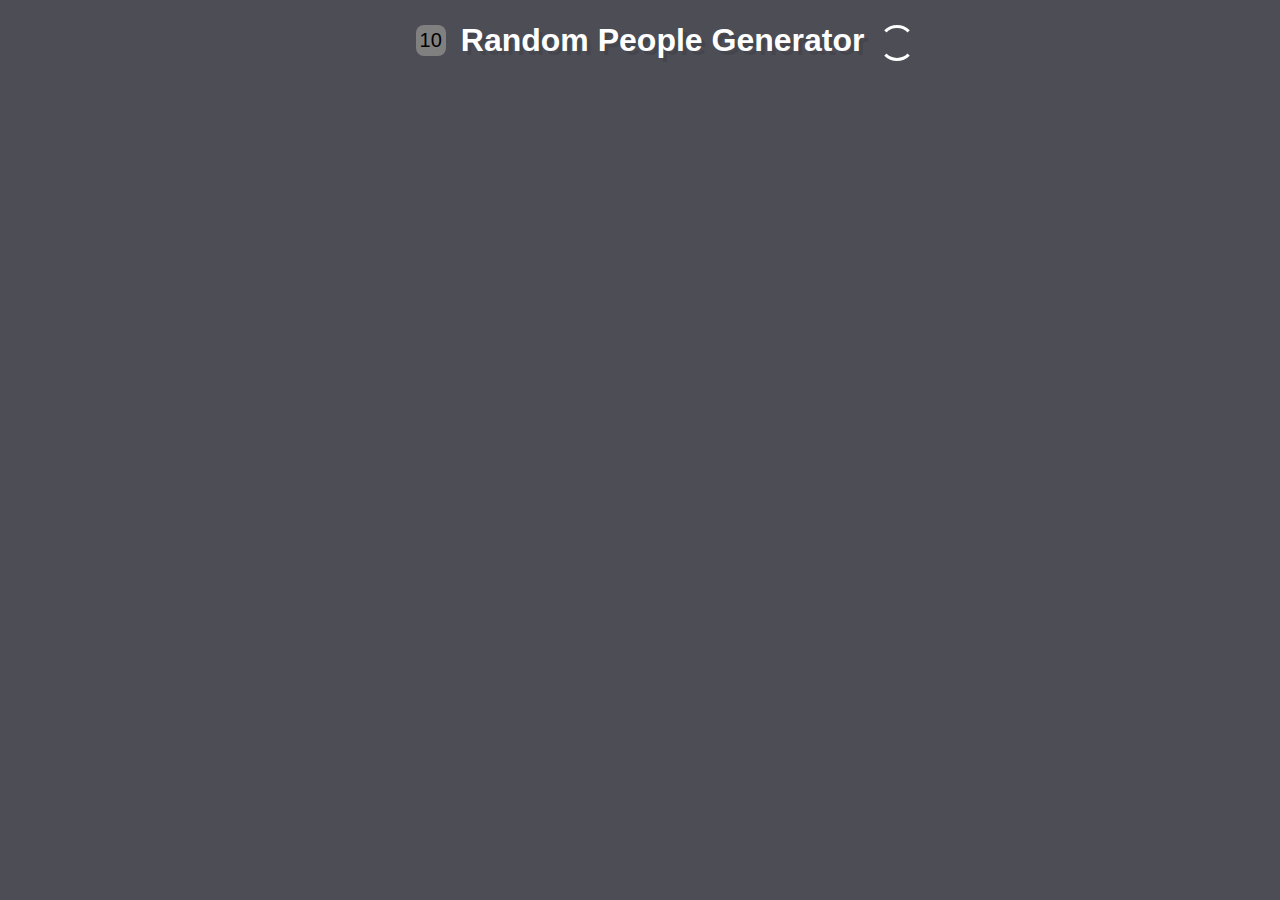
<file: browser-resources/index.html>
<!DOCTYPE html>
<html>

<head>
	<meta charset="UTF-8">
	<meta name="viewport" content="width=device-width, initial-scale=1">
	<title>Handling the Browser's Resources</title>
	<link rel="stylesheet" href="index.css" />
</head>

<body>
	<div class="wrapper">
		<div class="heading">
			<div class="value-container">
				<i class="up"></i>
				<span class="words">10</span>
				<i class="down"></i>
			</div>
			<h1>Random People Generator</h1>
			<div class="cssload-container">
				<div class="cssload-speeding-wheel"></div>
			</div>
		</div>
		<div class="user-list">
		</div>
	</div>
</body>
<script defer src="index.js"></script>

</html>
</file>
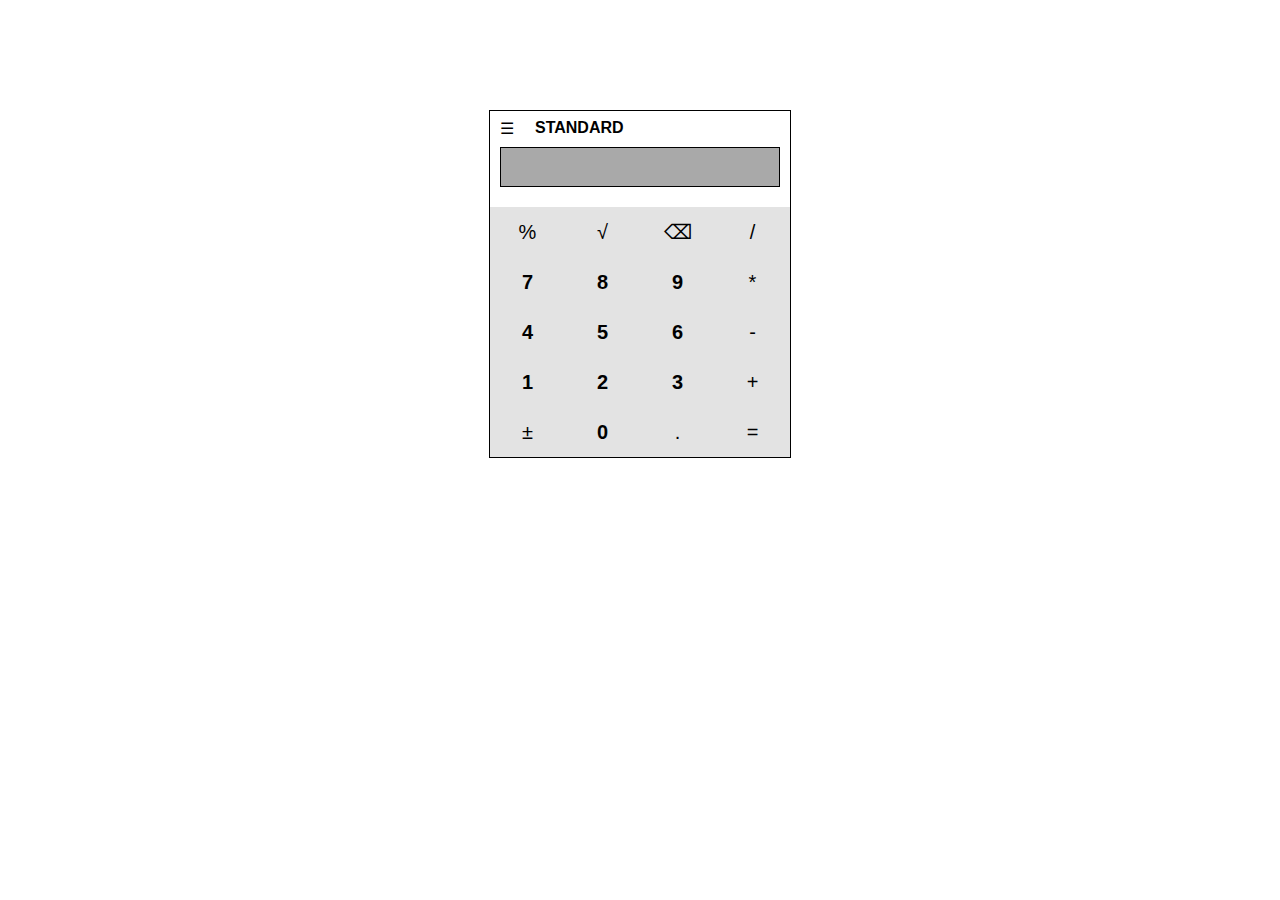
<file: calculator/index.html>
<!DOCTYPE html>
<html lang="en">

<head>
  <meta charset="UTF-8">
  <meta name="viewport" content="width=device-width, initial-scale=1">
  <title>Calculator</title>
  <link rel="stylesheet" href="style.css">
  <link href="https://fonts.googleapis.com/css?family=Lato|Orbitron" rel="stylesheet">
  <script src="https://ajax.googleapis.com/ajax/libs/jquery/3.2.1/jquery.min.js"></script>
</head>

<body>
  <main class="main-container">
    <div class="header">
      <div id="menu" class="menu">☰</div>
      <div id="title" class="title bold-text"></div>
    </div>
    <div class="display">
      <div id="input" class="input"></div>
    </div>
    <div class="controls">
      <div id="advanced" class="advanced hide">
        <div class="row">
          <button class="btn memory-btn disabled-btn" id="memory-clear" value="MC">MC</button>
          <button class="btn memory-btn disabled-btn" id="memory-recall" value="MR">MR</button>
          <button class="btn memory-btn" id="memory-addition" value="M+">M+</button>
          <button class="btn memory-btn" id="memory-subtraction" value="M-">M-</button>
          <button class="btn memory-btn" id="memory-save" value="MS">MS</button>
        </div>
        <div class="row">
          <button class="btn btn-width-2x" id="clear" value="C">C</button>
          <button class="btn btn-width-2x" id="clear-entry" value="CE">CE</button>
        </div>
      </div>
      <div class="row">
        <button class="btn" id="percent" value="%">%</button>
        <button class="btn" id="sqrt" value="√">√</button>
        <button class="btn" id="delete" value="Delete">⌫</button>
        <button class="btn  operator-btn" value="/">/</button>
      </div>
      <div class="row">
        <button class="btn numeric-btn bold-text" value="7">7</button>
        <button class="btn numeric-btn bold-text" value="8">8</button>
        <button class="btn numeric-btn bold-text" value="9">9</button>
        <button class="btn  operator-btn" value="*">*</button>
      </div>
      <div class="row">
        <button class="btn numeric-btn bold-text" value="4">4</button>
        <button class="btn numeric-btn bold-text" value="5">5</button>
        <button class="btn numeric-btn bold-text" value="6">6</button>
        <button class="btn operator-btn" value="-">-</button>
      </div>
      <div class="row">
        <button class="btn numeric-btn bold-text" value="1">1</button>
        <button class="btn numeric-btn bold-text" value="2">2</button>
        <button class="btn numeric-btn bold-text" value="3">3</button>
        <button class="btn  operator-btn" value="+">+</button>
      </div>
      <div class="row">
        <button class="btn" id="plus-minus" value="±">±</button>
        <button class="btn numeric-btn bold-text" value="0">0</button>
        <button class="btn numeric-btn" value=".">.</button>
        <button class="btn" id="return" value="Enter">=</button>
      </div>
    </div>
  </main>
</body>
<script src="main.js"></script>
<script src="helpers.js"></script>
<script src="utils.js"></script>

</html>
</file>
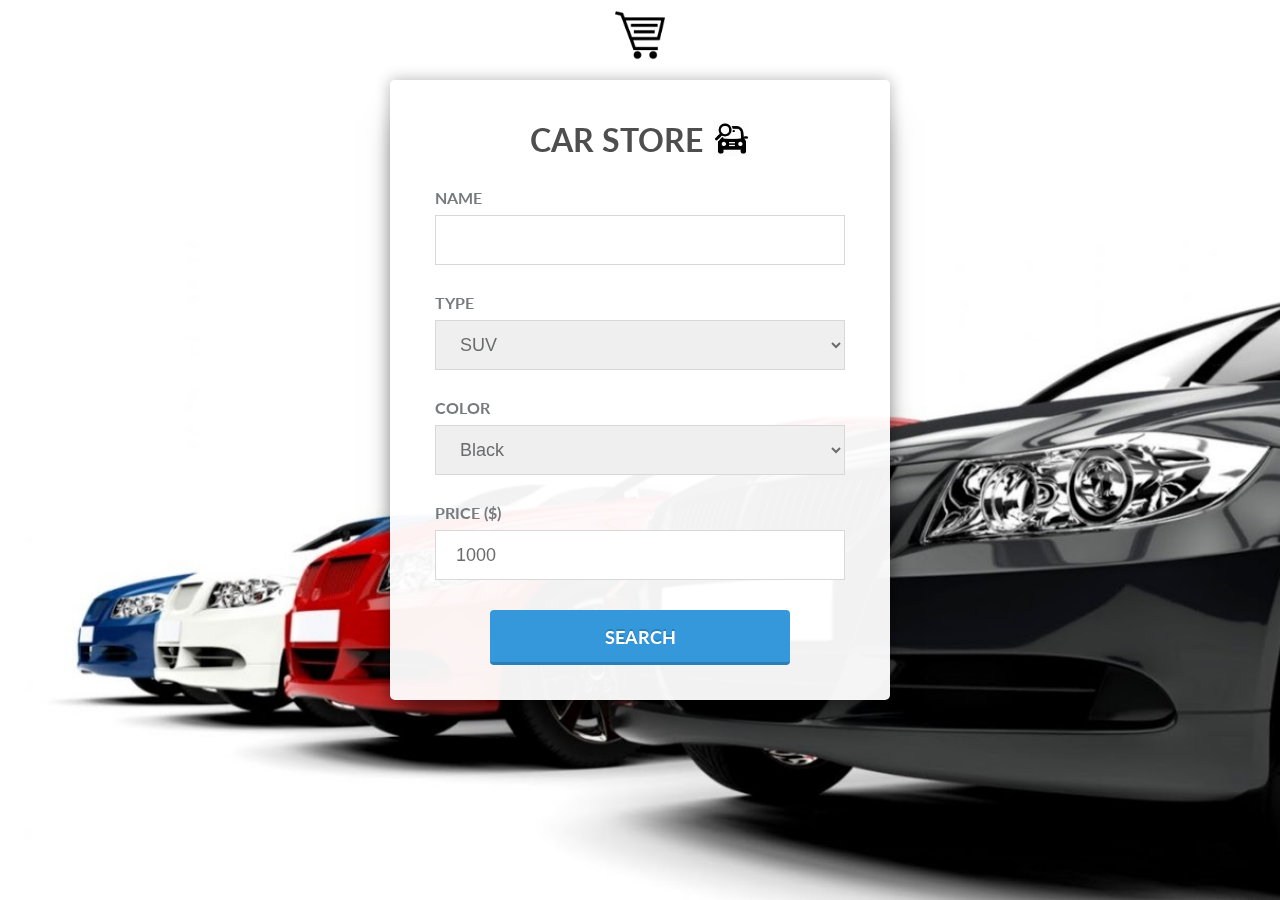
<file: car-store/index.html>
<!DOCTYPE html>
<html lang="en">

<head>
  <meta charset="UTF-8">
  <meta name="viewport" content="width=device-width, initial-scale=1">
  <title>Car Store</title>
  <link href="https://fonts.googleapis.com/css?family=Lato" rel="stylesheet">
  <link rel="stylesheet" href="style/index.css">
</head>

<body>
  <div class="flip-container">
    <img class="cart" src="img/cart.png">
    <div id="flipper" class="flipper">
      <div class="front">
        <div class="form-container">
          <div class="header">
            <h1 class="capitalize">Car Store </h1>
            <img src="img/car-search.png">
          </div>
          <div class="input-container">
            <label class="capitalize">Name</label>
            <input id="name" class="input" type="text">
          </div>
          <div class="input-container">
            <label class="capitalize">Type</label>
            <select id="type" class="input">
              <!-- dropdown options inserted with js -->
            </select>
          </div>
          <div class="input-container">
            <label class="capitalize">Color</label>
            <select id="color" class="input">
              <!-- dropdown options inserted with js -->
            </select>
          </div>
          <div class="input-container">
            <label class="capitalize">Price ($)</label>
            <input id="price" class="input" type="number" step="1000" value="1000">
          </div>
          <a href="#" id="submit" class="action-button shadow animate blue capitalize">Search</a>
          <div id="results-container" class="results-container hide">
            <!-- results are inserted with js -->
          </div>
          <a href="#" id="buy" class="action-button shadow animate blue capitalize hide">Buy</a>
        </div>
      </div>
      <div class="back">
        <div class="form-container">
          <div class="header">
            <h1 class="capitalize">Cars Bought </h1>
            <img class="" src="img/car-sell.png">
          </div>
          <div id="purchases-container" class="results-container">
            <!-- results are inserted with js -->
          </div>
        </div>
      </div>
    </div>
  </div>
  <script defer src="js/index.js"></script>
</body>
</file>
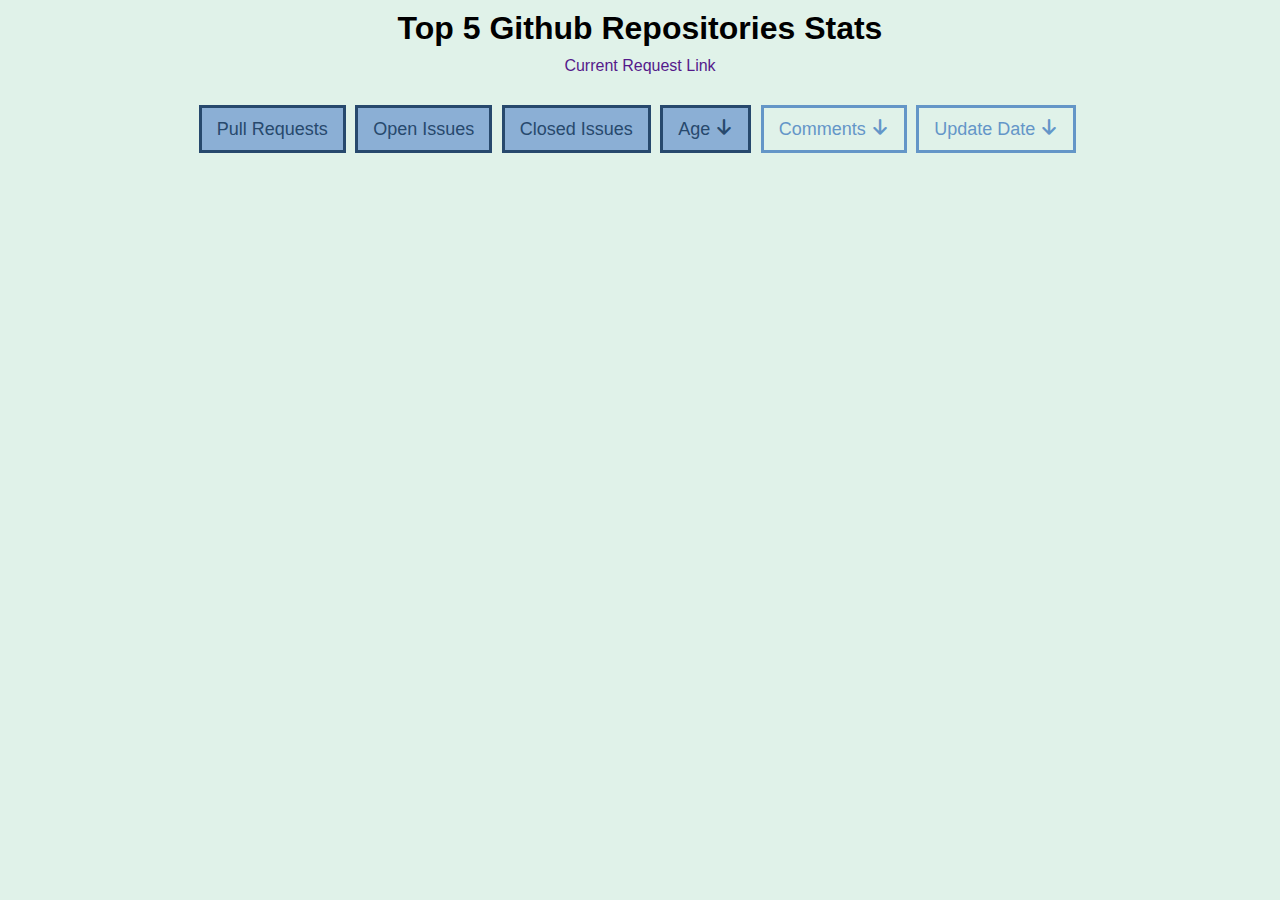
<file: github-issues/index.html>
<!DOCTYPE html>
<html lang="en">

<head>
	<meta charset="UTF-8">
	<meta name="viewport" content="width=device-width, initial-scale=1">
	<title>Infinite-Scroll</title>
	<link rel="stylesheet" href="style/index.css">
</head>

<body>
	<main class="main-container">
		<header class="header capitalize">
			<h1>Top 5 Github Repositories stats</h1>
			<a id="link" class="link" href="" target="_blank">Current request link</a>
		</header>
		<section id="repo-container" class="repo-container"></section>
		<section class="controls">
			<button id="pull-requests" class="btn capitalize">Pull requests</button>
			<button id="open-issues" class="btn capitalize">Open issues</button>
			<button id="closed-issues" class="btn capitalize">Closed issues</button>
			<button id="age" class="btn capitalize">Age <span class="icon-arrow down"></span></button>
			<button id="comments" class="btn capitalize">Comments <span class="icon-arrow down"></span></button>
			<button id="update" class="btn capitalize">Update date <span class="icon-arrow down"></span></button>
		</section>
		<section id="issue-container" class="issue-container">
		</section>
	</main>
	<script src="js/App.js"></script>
	<script src="js/Render.js"></script>
	<script src="js/Request.js"></script>
	<script src="js/Filter.js"></script>
	<script src="js/index.js"></script>
</body>
</file>
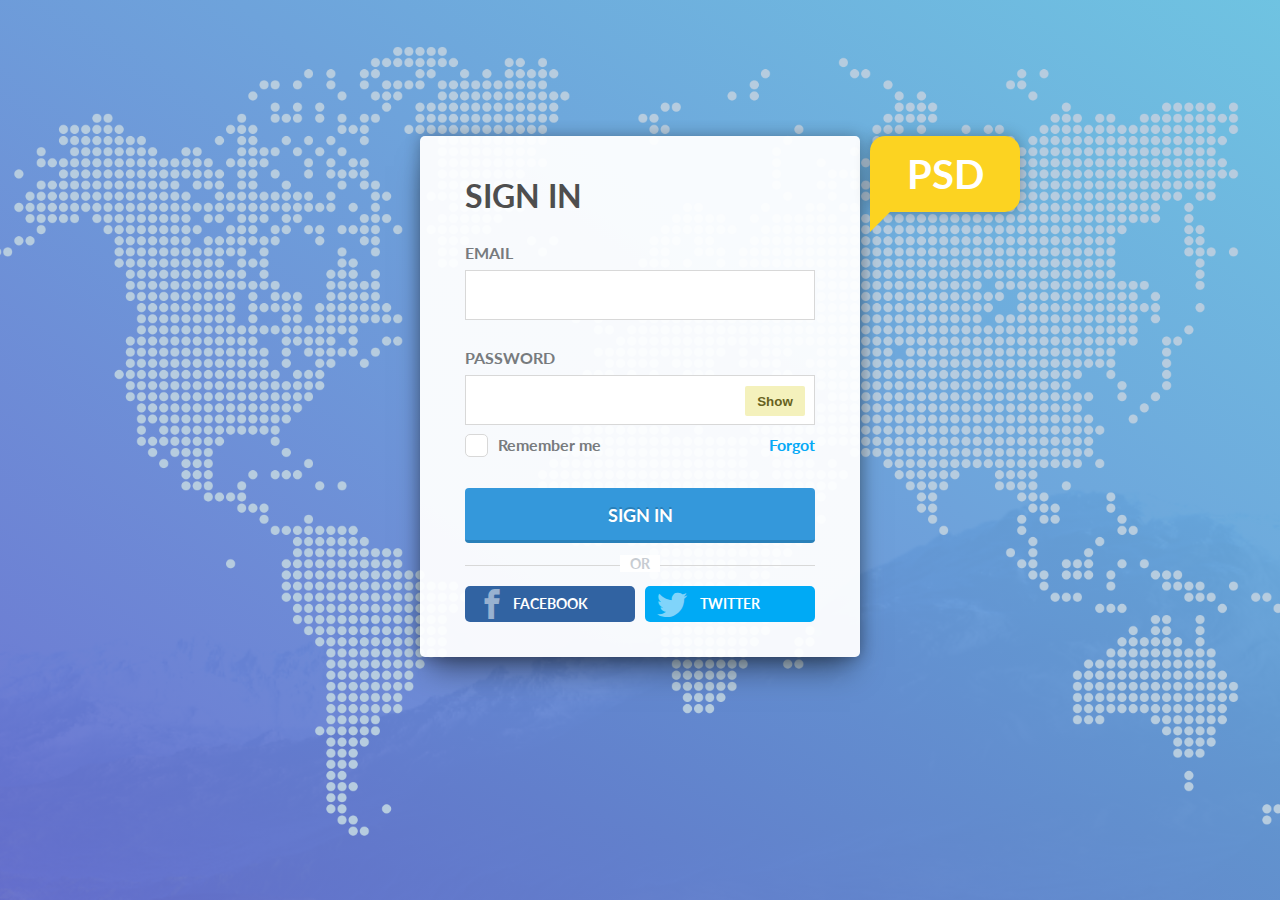
<file: login-panel/index.html>
<!DOCTYPE html>
<html lang="en">

<head>
  <meta charset="UTF-8">
  <meta name="viewport" content="width=device-width, initial-scale=1">
  <title>Login Panel</title>
  <link href="https://fonts.googleapis.com/css?family=Lato" rel="stylesheet">
  <link rel="stylesheet" href="style/index.css">
</head>

<body>
  <div class="form-container">
    <h1 class="capitalize">Sign in</h1>
    <div class="email-container">
      <label class="capitalize">Email</label>
      <input class="email" type="text">
    </div>
    <div class="password-container">
      <label class="capitalize">Password</label>
      <input class="password" type="password">
      <button class="show">Show</button>
    </div>
    <div class="login-actions-container">
      <input id="custom_checkbox" type="checkbox" name="custom_checkbox" class="custom_checkbox" value="custom_checkbox">
      <label for="custom_checkbox">Remember me</label>
      <a href="#" target="blank" class="forget">Forgot</a>
    </div>
    <a href="#" class="action-button shadow animate blue capitalize">Sign in</a>
    <h2 class="horizontal-line capitalize"><span>Or</span></h2>
    <div class="social-container">
      <a href="https://www.facebook.com/" target="blank" class="social-btn fb capitalize">
        <span class="icon icon-facebook"></span> Facebook
      </a>
      <a href="https://twitter.com/" target="blank" class="social-btn tw capitalize">
        <span class="icon icon-twitter"></span> Twitter
      </a>
    </div>
    <div class="talk-bubble tri-right round btm-left">
      <div class="talktext">
        <p>PSD</p>
      </div>
    </div>
  </div>
</body>
</file>
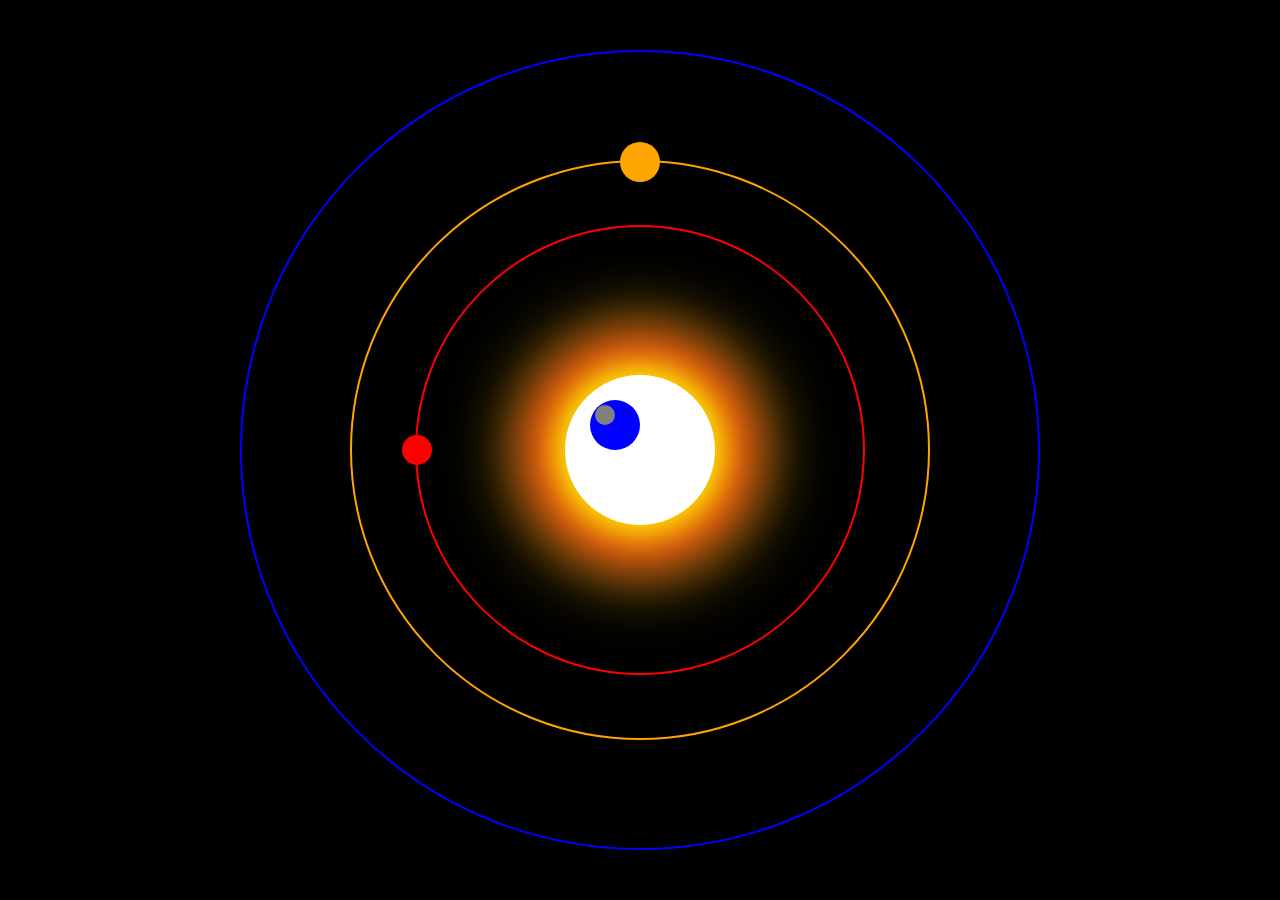
<file: planetary-model/index.html>
<!DOCTYPE html>
<html lang="en">

<head>
	<meta charset="UTF-8">
	<meta name="viewport" content="width=device-width, initial-scale=1">
	<title>Planetary System</title>
	<link href="https://fonts.googleapis.com/css?family=Lato" rel="stylesheet">
	<link rel="stylesheet" href="styles/index.css">
</head>

<body>
	<div class="model">
		<div class="stars background"></div>
		<div class="twinkling bottom position-absolute"></div>
		<div class="mercury-orbit middle round position-absolute"></div>
		<div class="venus-orbit middle round position-absolute"></div>
		<div class="earth-orbit middle round center"></div>
		<div class="round sun middle center">
			<div class="round center earth">
				<div class="round center moon"></div>
			</div>
		</div>
		<div class="comet position-absolute top"></div>
	</div>
</body>

</html>
</file>
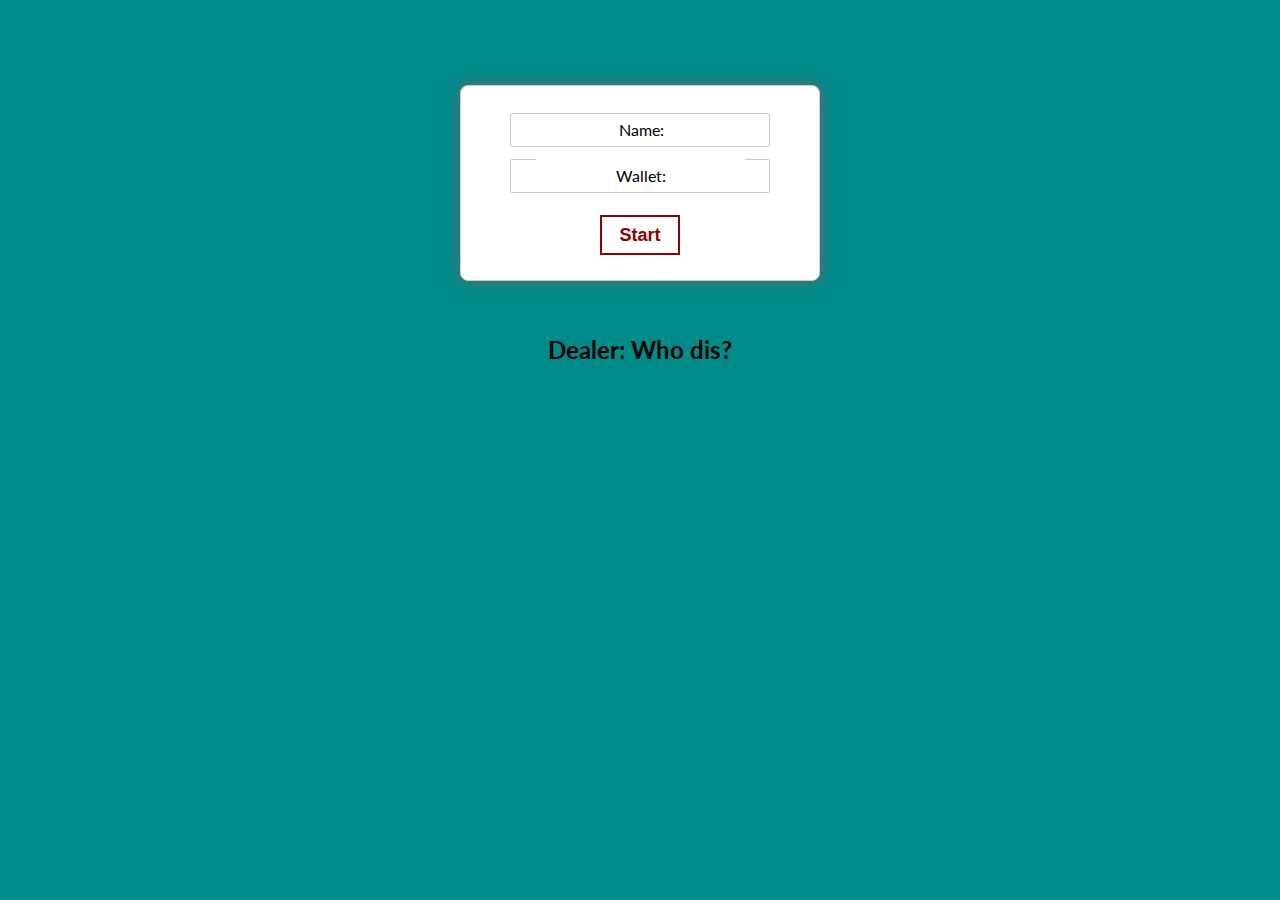
<file: three-cup-monte/index.html>
<!DOCTYPE html>
<html lang="en">

<head>
  <meta charset="UTF-8">
  <meta name="viewport" content="width=device-width, initial-scale=1">
  <title>Three Cup Monte</title>
  <link href="https://fonts.googleapis.com/css?family=Lato" rel="stylesheet">
  <link rel="stylesheet" href="style.css">
</head>

<body>
  <main class="main-container">
    <section class="controls-container">
      <div class="container initial">
        <div class="input-container">
          <label>Name:</label>
          <input id="name" class="input" type="text">
        </div>
        <div class="input-container">
          <label>Wallet:</label>
          <input id="wallet" class="input" type="number" step="10">
        </div>
        <button id="init" class="btn">Start</button>
      </div>
      <div class="container bets hide">
        <div class="input-container">
          <label>Bet:</label>
          <input id="bet" class="input" type="number" step="10">
        </div>
        <button id="start" value="1" class="btn easy">Easy</button>
        <button id="start" value="1.5" class="btn hard">Hard</button>
        <button id="start" value="2" class="btn impossible">Impossibru</button>
      </div>
      <div class="container ball-placer hide">
        <h1>Choose where to place the ball</h1>
        <p>Left
          <input type="radio" name="cup-select" value="left">
        </p>
        <p>Middle
          <input type="radio" name="cup-select" value="middle">
        </p>
        <p>Right
          <input type="radio" name="cup-select" value="right">
        </p>
        <button id="submit-choice" class="btn">Submit</button>
      </div>
      <div class="container ball-selector hide">
        <h1>Where is the ball?</h1>
        <p>Left
          <input type="radio" name="cup-winner" value="left">
        </p>
        <p>Middle
          <input type="radio" name="cup-winner" value="middle">
        </p>
        <p>Right
          <input type="radio" name="cup-winner" value="right">
        </p>
        <button id="submit-guess" class="btn">Submit</button>
      </div>
      <div class="container game-restart hide">
        <h1>Play Again?</h1>
        <button id="restart-game" class="btn">Yes</button>
        <button id="quit-game" class="btn">No</button>
        <button id="reset-game" class="btn">Reset</button>

      </div>
    </section>
    <section class="cups-container hide">
      <div id="cup1" class="cup-parent left">
          <img class="cup" src="img/cup.png">
      </div>
      <div id="cup2" class="cup-parent middle">
          <img class="cup" src="img/cup.png">
      </div>
      <div id="cup3" class="cup-parent right">
          <img class="cup" src="img/cup.png">
      </div>
    </section>
    <section class="status-container">
      <h2 class="status">Dealer: <span id="status"></span></h2>
     </section>
    <section class="stats-container hide">
      <h2 class="bet">Bet: <span id="current-bet"></span></h2>
      <div class="column">
        <p id="player" class="player"></p>
        <p id="player-wallet" class="player-wallet"></p>
      </div>
      <div class="column">
        <p id="dealer" class="dealer">Dealer</p>
        <p id="dealer-wallet" class="dealer-wallet"></p>
      </div>
    </section>
  </main>
</body>
<script src="index.js"></script>

</html>
</file>
<file: browser-resources/index.css>
body {
	background: #4d4d56;
	font-family: Arial, Helvetica, sans-serif;
	cursor: default;
	user-select: none;
	margin: 0;
}

::-webkit-scrollbar {
	width: 10px;
	/* for vertical scrollbars */
	height: 10px;
	/* for horizontal scrollbars */
}

::-webkit-scrollbar-track {
	background: #4d4d56;
}

::-webkit-scrollbar-thumb {
	background: rgba(0, 0, 0, 0.5);
}

h1 {
	color: white;
	text-shadow: 4px 4px 0 rgba(0, 0, 0, 0.1);
	text-align: center;
	margin: 12px 0;
}

img {
	width: 72px;
	height: 72px;
	margin-top: 15px;
	border: 2px solid white;
	border-radius: 50%;
}

.name,
.gender {
	text-transform: capitalize;
}

/* remove fixed dimensions */

.words {
	background: gray;
	border-radius: 8px;
	font-size: 20px;
	padding: 4px;
	text-align: center;
	text-shadow: none;
}

.wrapper {
	align-items: center;
	display: flex;
	flex-direction: column;
}

.heading {
	display: inline-flex;
	margin: 10px;
}

.user-list {
	border-top: 5px solid goldenrod;
	display: flex;
	flex-wrap: wrap;
	height: 100%;
	justify-content: center;
	max-width: 1050px;
}

.user {
	align-items: center;
	color: white;
	display: flex;
	flex: 0 1 350px;
	flex-direction: column;
	text-shadow: 1px 1px 0 rgba(0, 0, 0, 0.3);
	white-space: nowrap;
}

.value-container {
	display: flex;
	flex-direction: column;
	align-items: center;
	margin-right: 15px;
}



/* loader animation */

.cssload-container {
	height: 49px;
	text-align: center;
	width: 0;
}

.cssload-speeding-wheel {
	animation: cssload-spin 575ms infinite linear;
	-o-animation: cssload-spin 575ms infinite linear;
	-ms-animation: cssload-spin 575ms infinite linear;
	-webkit-animation: cssload-spin 575ms infinite linear;
	-moz-animation: cssload-spin 575ms infinite linear;
	border: 3px solid white;
	border-radius: 50%;
	border-left-color: transparent;
	border-right-color: transparent;
	margin-top: 15px;
	margin-left: 15px;
	height: 30px;
	width: 30px;
}

@keyframes cssload-spin {
	100% {
		transform: rotate(360deg);
	}
}

@-o-keyframes cssload-spin {
	100% {
		-o-transform: rotate(360deg);
		transform: rotate(360deg);
	}
}

@-webkit-keyframes cssload-spin {
	100% {
		-webkit-transform: rotate(360deg);
		transform: rotate(360deg);
	}
}

@-moz-keyframes cssload-spin {
	100% {
		-moz-transform: rotate(360deg);
		transform: rotate(360deg);
	}
}

/* arrows */

i {
	border: solid white;
	border-width: 0 3px 3px 0;
	display: inline-block;
	padding: 6px;
	opacity: 0;
	-webkit-transition: .5s;
	-moz-transition: .5s;
	-o-transition: .5s;
	-ms-transition: .5s;
	transition: .5s;
}

.up {
	transform: rotate(-135deg);
}

.down {
	transform: rotate(45deg);
}

.value-container:hover i {
	opacity: 1;
}

p.test {
	position: absolute;
	top: 0;
	right: 10px;
	bottom: 10px;
	left: 12px;
	display: inline-flex;
	width: 100px;
	height: 20px;
	margin: 5px;
	padding: 5px;
	background-color: red;
	color: white;
	border: 1px solid;
	font-size: 120px;
	font-weight: 600;
}


/* Responsiveness */
@media screen and (max-width: 1250px) {
	.user {
		flex: 1 1 50%;
	}
}

@media screen and (max-width: 600px) {
	.user {
		flex: 1 1 100%;
	}
	.cssload-container {
		position: absolute;
		top: 50%;
		left: 50%;
		margin-top: -24px;
		margin-left: -24px;
	}
}
</file>
<file: car-store/style/index.css>
* {
  padding: 0;
  margin: 0;
  border: none;
  box-sizing: border-box;
  -webkit-touch-callout: none;
  /* iOS Safari */
  -webkit-user-select: none;
  /* Safari */
  -khtml-user-select: none;
  /* Konqueror HTML */
  -moz-user-select: none;
  /* Firefox */
  -ms-user-select: none;
  /* Internet Explorer/Edge */
  user-select: none;
  /* Non-prefixed version, currently */
  text-decoration: none;
  outline: none; }

html {
  font-family: 'Lato', sans-serif;
  font-weight: bold;
  background: url("../img/cars.jpg");
  background-repeat: no-repeat;
  background-position: center;
  background-size: cover;
  width: 100%;
  height: 100%;
  padding: 10px; }

.checkbox {
  width: 16px;
  height: 16px; }

.header {
  display: flex;
  justify-content: center; }
  .header h1 {
    color: #4E4E4E;
    text-align: center;
    line-height: 40px;
    margin-right: 10px; }
  .header img {
    height: 37px;
    width: auto;
    vertical-align: text-top; }

.form-container {
  max-width: 500px;
  width: 100%;
  position: relative;
  display: flex;
  flex-direction: column;
  margin: 20px auto;
  padding: 40px 45px 35px 45px;
  -webkit-border-radius: 5px;
  -moz-border-radius: 5px;
  -ms-border-radius: 5px;
  border-radius: 5px;
  box-shadow: 0 0 15px rgba(0, 0, 0, 0.3), 0 30px 30px -10px rgba(0, 0, 0, 0.5);
  background-color: rgba(255, 255, 255, 0.95); }

.capitalize {
  text-transform: uppercase; }

.action-button {
  display: block;
  position: relative;
  width: 100%;
  max-width: 300px;
  max-height: 55px;
  line-height: 55px;
  margin-top: 30px;
  align-self: center;
  text-align: center;
  -webkit-border-radius: 4px;
  -moz-border-radius: 4px;
  -ms-border-radius: 4px;
  border-radius: 4px;
  font-size: 18px;
  color: #fff; }
  .action-button.animate {
    transition: all 0.1s;
    -webkit-transition: all 0.1s; }
  .action-button.blue {
    background-color: #3498DB;
    border-bottom: 3px solid #2980B9;
    text-shadow: 0px -2px #2980B9; }

.action-button:active {
  transform: translate(0px, 5px);
  border-bottom: 1px solid; }

.input-container {
  margin-top: 28px; }
  .input-container .input {
    width: 100%;
    height: 50px;
    border: 1px solid #D8D8D8;
    padding: 0 20px;
    font-size: 18px;
    margin-top: 8px;
    color: #6B6C6E; }
  .input-container label {
    color: #777B7E; }

.results-container {
  display: flex;
  flex-direction: row;
  justify-content: space-around;
  flex-wrap: wrap;
  padding-top: 20px; }
  .results-container .cars {
    margin: 10px; }

.hide {
  display: none; }

@media screen and (max-width: 400px) {
  .header {
    display: flex;
    justify-content: center;
    flex-direction: column;
    align-items: center; }
    .header h1 {
      margin-right: 0;
      order: 2; }
    .header img {
      order: 1; }

  .form-container {
    padding: 20px; } }
.flip-container {
  -webkit-perspective: 1000;
  -moz-perspective: 1000;
  -o-perspective: 1000;
  perspective: 1000;
  margin: 0 auto; }

.cart {
  display: block;
  height: 50px;
  margin: 0 auto; }

.cart:hover ~ .flipper {
  transform: rotateY(180deg);
  transition-delay: 0.2s; }

.flip-container,
.front,
.back {
  max-width: 500px;
  width: 100%; }

.flipper {
  transition: 0.6s;
  transform-style: preserve-3d;
  position: relative; }

.front,
.back {
  backface-visibility: hidden;
  position: absolute;
  top: 0;
  left: 0; }

.front {
  z-index: 2; }

.back {
  transform: rotateY(180deg); }

/*# sourceMappingURL=index.css.map */
</file>
<file: github-issues/style/index.css>
* {
  padding: 0;
  margin: 0;
  border: none;
  box-sizing: border-box;
  -webkit-touch-callout: none;
  /* iOS Safari */
  -webkit-user-select: none;
  /* Safari */
  -khtml-user-select: none;
  /* Konqueror HTML */
  -moz-user-select: none;
  /* Firefox */
  -ms-user-select: none;
  /* Internet Explorer/Edge */
  user-select: none;
  /* Non-prefixed version, currently */
  text-decoration: none;
  outline: none; }

/* RGB */
@font-face {
  font-family: 'icomoon';
  src: url("fonts/icomoon.eot?kon91j");
  src: url("fonts/icomoon.eot?kon91j#iefix") format("embedded-opentype"), url("fonts/icomoon.ttf?kon91j") format("truetype"), url("fonts/icomoon.woff?kon91j") format("woff"), url("fonts/icomoon.svg?kon91j#icomoon") format("svg");
  font-weight: normal;
  font-style: normal; }
[class^="icon-"], [class*=" icon-"] {
  /* use !important to prevent issues with browser extensions that change fonts */
  font-family: 'icomoon' !important;
  speak: none;
  font-style: normal;
  font-weight: normal;
  font-variant: normal;
  text-transform: none;
  line-height: 1;
  /* Enable Ligatures ================ */
  letter-spacing: 0;
  -webkit-font-feature-settings: "liga";
  -moz-font-feature-settings: "liga=1";
  -moz-font-feature-settings: "liga";
  -ms-font-feature-settings: "liga" 1;
  font-feature-settings: "liga";
  -webkit-font-variant-ligatures: discretionary-ligatures;
  font-variant-ligatures: discretionary-ligatures;
  /* Better Font Rendering =========== */
  -webkit-font-smoothing: antialiased;
  -moz-osx-font-smoothing: grayscale; }

.icon-fork:before {
  content: "\e900"; }

.icon-eye:before {
  content: "\e9ce"; }

.icon-star:before {
  content: "\e9d9"; }

.icon-notification:before {
  content: "\ea08"; }

.icon-checkmark:before {
  content: "\ea10"; }

.icon-arrow:before {
  content: "\ea3a"; }

/* Scroll bar */
::-webkit-scrollbar {
  width: 5px;
  /* for vertical scrollbars */
  height: 5px;
  /* for horizontal scrollbars */ }

::-webkit-scrollbar-thumb {
  background: #5b7b7a; }

::-webkit-scrollbar-track {
  background: #9eb7b7; }

/* GENERAL */
body {
  font-family: "HelveticaNeue-Light", "Helvetica Neue Light", "Helvetica Neue", Helvetica, Arial, "Lucida Grande", sans-serif;
  font-weight: 300;
  background: #e0f2e9; }

.capitalize {
  text-transform: capitalize; }

.header {
  margin: 10px;
  text-align: center; }
  .header .link {
    display: block;
    margin-top: 10px; }

.btn {
  display: inline-block;
  margin: 0 5px 5px 0;
  padding: 5px 15px;
  font-size: 18px;
  line-height: 1.8;
  appearance: none;
  box-shadow: none;
  border-radius: 0;
  color: #6496c8;
  background: transparent;
  border: solid 3px #6496C7;
  text-transform: capitalize; }

.btn:hover,
.btn:active,
.btn.active {
  border-color: #27496d;
  color: #27496d;
  background: #8bafd5; }
  .btn:hover .arrow,
  .btn:active .arrow,
  .btn.active .arrow {
    color: #27496d; }

.main-container {
  height: 100vh;
  overflow-y: scroll;
  margin: 0 auto; }

.issue-container {
  max-width: 65%;
  margin: 0 auto;
  text-align: center; }
  .issue-container .issue {
    height: 100%;
    display: flex;
    justify-content: center;
    align-content: space-around;
    flex-wrap: wrap;
    text-align: center;
    color: white;
    margin: 3px;
    padding: 5px 5px 10px 5px;
    border-radius: 5px; }
    .issue-container .issue .title {
      flex: 0 1 100%;
      font-size: 24px;
      margin: 10px 0; }
    .issue-container .issue .number,
    .issue-container .issue .date,
    .issue-container .issue .author,
    .issue-container .issue .state,
    .issue-container .issue .comments {
      display: inline-block;
      font-size: 15px;
      padding: 0 2px; }
    .issue-container .issue .state {
      flex: 0 1 100%;
      margin: 10px 0;
      text-transform: uppercase;
      font-weight: bold; }
      .issue-container .issue .state.closed {
        color: red; }
      .issue-container .issue .state.open {
        color: #6496c8; }
    .issue-container .issue .author > a {
      color: #27496d;
      text-decoration: underline; }
  .issue-container .issue:nth-of-type(even) {
    background: #ceb5a7; }
  .issue-container .issue:nth-of-type(odd) {
    background: #3c887e; }
  .issue-container .issue > * {
    max-width: 100%;
    word-wrap: break-word; }

.controls {
  margin: 20px auto;
  text-align: center; }

.icon-arrow {
  display: inline-block; }
  .icon-arrow.down {
    transform: rotate(180deg); }
  .icon-arrow.up {
    transform: rotate(0deg); }

.link {
  width: 90%;
  text-align: center;
  word-break: break-all;
  margin: 0 auto; }

.repo-container {
  display: flex;
  justify-content: center;
  align-items: center;
  flex-wrap: wrap;
  text-align: center; }
  .repo-container .repo {
    display: inline-block;
    margin: 0 20px;
    padding: 10px;
    border-radius: 5px;
    text-align: center; }
    .repo-container .repo .title {
      font-size: 18px;
      padding-bottom: 5px; }
  .repo-container .repo.active {
    background: #a2c7b5; }
  .repo-container .repo span {
    padding-right: 5px; }

@media screen and (max-width: 640px) {
  .issue-container {
    max-width: 90%; } }

/*# sourceMappingURL=index.css.map */
</file>
<file: login-panel/style/index.css>
* {
  padding: 0;
  margin: 0;
  border: none;
  box-sizing: border-box;
  -webkit-touch-callout: none;
  /* iOS Safari */
  -webkit-user-select: none;
  /* Safari */
  -khtml-user-select: none;
  /* Konqueror HTML */
  -moz-user-select: none;
  /* Firefox */
  -ms-user-select: none;
  /* Internet Explorer/Edge */
  user-select: none;
  /* Non-prefixed version, currently */ }

@font-face {
  font-family: 'icomoon';
  src: url("../fonts/social-icons.eot?n1kndr");
  src: url("../fonts/social-icons.eot?n1kndr#iefix") format("embedded-opentype"), url("../fonts/social-icons.ttf?n1kndr") format("truetype"), url("../fonts/social-icons.woff?n1kndr") format("woff"), url("../fonts/social-icons.svg?n1kndr#social-icons") format("svg");
  font-weight: normal;
  font-style: normal; }
[class^="icon-"], [class*=" icon-"] {
  /* use !important to prevent issues with browser extensions that change fonts */
  font-family: 'icomoon' !important;
  speak: none;
  font-style: normal;
  font-weight: normal;
  font-variant: normal;
  text-transform: none;
  line-height: 1;
  /* Better Font Rendering =========== */
  -webkit-font-smoothing: antialiased;
  -moz-osx-font-smoothing: grayscale; }

.icon-facebook:before {
  content: "\ea90"; }

.icon-twitter:before {
  content: "\ea96"; }

body {
  font-family: 'Lato', sans-serif;
  font-weight: bold;
  background: url("../img/map.png"), linear-gradient(to bottom left, rgba(103, 192, 224, 0.95), rgba(101, 109, 207, 0.95)), url("../img/mountain.png");
  background-size: cover;
  background-repeat: no-repeat;
  background-attachment: fixed;
  background-position: center;
  padding: 10px; }

a {
  text-decoration: none; }

img {
  height: 30px;
  width: auto; }

h1 {
  color: #4E4E4E; }

button {
  outline: none; }

label {
  color: #777B7E; }

input {
  font-size: 18px;
  margin-top: 8px;
  color: #6B6C6E; }

.capitalize {
  text-transform: uppercase; }

.form-container {
  position: relative;
  background-color: rgba(255, 255, 255, 0.95);
  padding: 40px 45px 35px 45px;
  -webkit-border-radius: 5px;
  -moz-border-radius: 5px;
  -ms-border-radius: 5px;
  border-radius: 5px;
  margin: 10% auto 0 auto;
  max-width: 440px;
  width: 100%;
  box-shadow: 0 0 15px rgba(0, 0, 0, 0.3), 0 20px 30px -10px rgba(0, 0, 0, 0.5); }

/* input fields, labels and button */
.email-container {
  margin-top: 28px; }

.email {
  width: 100%;
  height: 50px;
  border: 1px solid #D8D8D8;
  padding: 0 20px; }

.password-container {
  position: relative;
  margin-top: 28px; }

.password {
  width: 100%;
  height: 50px;
  border: 1px solid #D8D8D8;
  padding-left: 20px;
  padding-right: 80px; }

.show {
  position: absolute;
  right: 10px;
  top: 38px;
  width: 60px;
  height: 30px;
  font-weight: bold;
  background: #F4F1BC;
  color: #676220;
  -webkit-border-radius: 2px;
  -moz-border-radius: 2px;
  -ms-border-radius: 2px;
  border-radius: 2px; }

.login-actions-container {
  position: relative;
  margin-top: 10px;
  display: flex;
  flex-direction: row;
  justify-content: space-between; }

.forget {
  color: #06A9F6; }

.remember {
  color: #6B6C6E; }

/* horizontal line */
.horizontal-line {
  display: inline-block;
  text-align: center;
  color: #C7CCD2;
  font-size: 14px;
  width: 100%;
  border-bottom: 1px solid #D8D8D8;
  line-height: 0.1em;
  margin: 20px 0 20px; }

.horizontal-line span {
  background: #fff;
  padding: 0 10px; }

/* social buttons */
.social-container {
  display: flex;
  flex-direction: row; }

.social-btn {
  position: relative;
  height: 36px;
  width: 170px;
  display: inline-block;
  -webkit-border-radius: 5px;
  -moz-border-radius: 5px;
  -ms-border-radius: 5px;
  border-radius: 5px;
  color: #fff;
  font-size: 14px;
  line-height: 36px;
  text-align: center; }
  .social-btn.fb {
    background: #3163A2;
    margin-right: 10px; }
  .social-btn.tw {
    background: #00AAF5; }
  .social-btn .icon {
    position: absolute;
    left: 7%;
    opacity: 0.5;
    line-height: 36px;
    font-size: 30px; }

/* sign-in button */
.action-button {
  position: relative;
  max-width: 350px;
  width: 100%;
  max-height: 55px;
  margin-top: 30px;
  display: block;
  -webkit-border-radius: 4px;
  -moz-border-radius: 4px;
  -ms-border-radius: 4px;
  border-radius: 4px;
  font-size: 18px;
  color: #fff;
  text-align: center;
  line-height: 55px; }
  .action-button.animate {
    transition: all 0.1s;
    -webkit-transition: all 0.1s; }
  .action-button.blue {
    background-color: #3498DB;
    border-bottom: 3px solid #2980B9;
    text-shadow: 0px -2px #2980B9; }

.action-button:active {
  transform: translate(0px, 5px);
  border-bottom: 1px solid; }

/* checkbox restyling */
.custom_checkbox {
  display: none; }

.custom_checkbox + label {
  cursor: pointer; }

.custom_checkbox + label:before {
  background: #fff;
  height: 21px;
  width: 21px;
  border: 1px solid #D8D8D8;
  -webkit-border-radius: 5px;
  -moz-border-radius: 5px;
  -ms-border-radius: 5px;
  border-radius: 5px;
  content: " ";
  display: inline-block;
  vertical-align: middle;
  margin-right: 10px;
  position: relative;
  top: -1px; }

.custom_checkbox:checked + label:before {
  content: "\2713";
  color: #fff;
  background: #05A8F5;
  font-size: 14px;
  text-align: center;
  line-height: 21px; }

/* speech bubble */
.talk-bubble {
  display: inline-block;
  position: absolute;
  right: -160px;
  top: 0;
  max-width: 150px;
  max-height: 80px;
  width: 100%;
  background-color: #FCD321;
  box-shadow: 0 0 15px rgba(0, 0, 0, 0.3);
  z-index: 1000; }
  .talk-bubble.round {
    -webkit-border-radius: 15px;
    -moz-border-radius: 15px;
    -ms-border-radius: 15px;
    border-radius: 15px; }
  .talk-bubble.tri-right.btm-left:after {
    content: ' ';
    position: absolute;
    width: 0;
    height: 0;
    left: 0px;
    right: auto;
    top: auto;
    bottom: -20px;
    border: 22px solid;
    border-color: transparent transparent transparent #FCD321; }

.talktext {
  padding: 1em;
  text-align: center;
  line-height: 1.5em; }
  .talktext p {
    font-size: 40px;
    color: #fff;
    padding: 10px; }

@media screen and (max-width: 480px) {
  .social-container {
    flex-direction: column;
    align-items: center; }
    .social-container .social-btn {
      width: 100%; }
    .social-container .fb {
      margin-right: 0;
      margin-bottom: 10px; } }
@media screen and (max-width: 780px) {
  .form-container {
    margin: 35% auto 0 auto; }

  .talk-bubble {
    top: 0;
    right: 0;
    left: 0;
    bottom: 0;
    margin: -102px auto; }
    .talk-bubble.tri-right.btm-left:after {
      left: 50px;
      bottom: -44px;
      border-color: #FCD321 transparent transparent transparent; } }

/*# sourceMappingURL=index.css.map */
</file>
<file: planetary-model/styles/index.css>
* {
  padding: 0;
  margin: 0;
  border: none;
  box-sizing: border-box;
  -webkit-touch-callout: none;
  /* iOS Safari */
  -webkit-user-select: none;
  /* Safari */
  -khtml-user-select: none;
  /* Konqueror HTML */
  -moz-user-select: none;
  /* Firefox */
  -ms-user-select: none;
  /* Internet Explorer/Edge */
  user-select: none;
  /* Non-prefixed version, currently */ }

.round {
  border-radius: 50%; }

.center {
  position: absolute;
  top: 50%;
  left: 50%;
  transform: translate(-50%, -50%); }

.position-absolute {
  position: absolute; }

.background {
  z-index: 0; }

.bottom {
  z-index: 1; }

.middle {
  z-index: 2; }

.top {
  z-index: 3; }

:root {
  --earth-orbit: 800px;
  --earth-speed: 365s;
  --earth-size: 50px;
  --moon-orbit: 60px;
  --moon-speed: 27s;
  --moon-size: 20px;
  --mercury-orbit: 450px;
  --mercury-speed: 88s;
  --mercury-size: 30px;
  --venus-orbit: 580px;
  --venus-speed: 225s;
  --venus-size: 40px; }

body {
  font-family: 'Lato', sans-serif; }

.model {
  position: relative;
  width: 100vw;
  height: 100vh; }

/* Sun */
.sun {
  width: 30px;
  height: 30px;
  background-color: #fff;
  padding: 75px;
  box-shadow: 0 0 30px 15px #fbe602, 0 0 50px 30px #e70f14, 0 0 70px 45px #fabc14; }

.sun:hover + .comet {
  animation: cometMove 4s;
  animation-timing-function: steps(500, start); }

/* comet */
.comet {
  width: 0;
  height: 0;
  top: 0;
  left: 0;
  border-left: 25px solid transparent;
  border-right: 25px solid transparent;
  border-bottom: 40px solid #CCF5FE;
  opacity: 0; }

.comet:after {
  content: "";
  position: absolute;
  width: 0;
  height: 0;
  border-left: 25px solid transparent;
  border-right: 25px solid transparent;
  border-top: 40px solid #CCF5FE;
  margin: 15px 0 0 -25px; }

/* Mercury */
.mercury-orbit {
  top: calc(50% - (var(--mercury-orbit)/2));
  left: calc(50% - (var(--mercury-orbit)/2));
  border: solid 2px #f00;
  width: var(--mercury-orbit);
  height: var(--mercury-orbit);
  animation: rotatePlanet var(--mercury-speed) linear infinite; }

.mercury-orbit:after {
  content: "";
  position: absolute;
  top: 50%;
  margin: calc((var(--mercury-size)/2)*(-1));
  background: red;
  width: var(--mercury-size);
  height: var(--mercury-size);
  border-radius: 50%; }

/* Venus */
.venus-orbit {
  top: calc(50% - (var(--venus-orbit)/2));
  left: calc(50% - (var(--venus-orbit)/2));
  border: solid 2px orange;
  width: var(--venus-orbit);
  height: var(--venus-orbit);
  animation: rotatePlanet var(--venus-speed) linear infinite; }

.venus-orbit:after {
  content: "";
  position: absolute;
  left: 50%;
  margin: calc((var(--venus-size)/2)*(-1));
  background: orange;
  width: var(--venus-size);
  height: var(--venus-size);
  border-radius: 50%; }

/* Earth */
.earth-orbit {
  border: solid 2px blue;
  width: var(--earth-orbit);
  height: var(--earth-orbit); }

@keyframes spin-earth {
  from {
    transform: rotate(0deg) translate3d(calc(var(--earth-orbit)/2), 0, 0) rotate(0deg); }
  to {
    transform: rotate(360deg) translate3d(calc(var(--earth-orbit)/2), 0, 0) rotate(-360deg); } }
.earth {
  position: relative;
  margin: calc((var(--earth-size)/2)*(-1));
  background: blue;
  width: var(--earth-size);
  height: var(--earth-size);
  animation: spin-earth var(--earth-speed) linear 0s infinite; }

@keyframes spin-moon {
  from {
    transform: rotate(0deg) translate3d(var(--moon-orbit), 0, 0) rotate(0deg); }
  to {
    transform: rotate(360deg) translate3d(var(--moon-orbit), 0, 0) rotate(-360deg); } }
.moon {
  background: gray;
  margin: calc((var(--moon-size)/2)*(-1));
  width: var(--moon-size);
  height: var(--moon-size);
  animation: spin-moon var(--moon-speed) linear 0s infinite; }

/* rotation animation */
@keyframes rotatePlanet {
  0% {
    transform: rotate(0deg);
    transition: transform 1s linear; }
  100% {
    transform: rotate(360deg);
    transition: transform 1s linear; } }
/* comet animation */
@keyframes cometMove {
  0% {
    opacity: 0;
    transition: transform 2s linear 1s, opacity 1s;
    transform: translate3d(0, 0, 0); }
  48% {
    transform: translate3d(40vw, 56vh, 0); }
  49% {
    transform: translate3d(41vw, 57vh, 0); }
  50% {
    transform: translate3d(42vw, 58vh, 0);
    opacity: 1; }
  51% {
    transform: translate3d(43vw, 59vh, 0); }
  52% {
    transform: translate3d(44vw, 60vh, 0); }
  100% {
    transition: transform 2s linear 0, opacity 1s;
    transform: translate3d(95vw, 70vh, 0);
    opacity: 0; } }
/* background */
@keyframes move-twink-back {
  from {
    background-position: 0 0; }
  to {
    background-position: -10000px 5000px; } }
@-webkit-keyframes move-twink-back {
  from {
    background-position: 0 0; }
  to {
    background-position: -10000px 5000px; } }
@-moz-keyframes move-twink-back {
  from {
    background-position: 0 0; }
  to {
    background-position: -10000px 5000px; } }
@-ms-keyframes move-twink-back {
  from {
    background-position: 0 0; }
  to {
    background-position: -10000px 5000px; } }
.stars,
.twinkling {
  top: 0;
  left: 0;
  right: 0;
  bottom: 0;
  width: 100%;
  height: 100%;
  display: block; }

.stars {
  background: #000 url(http://www.script-tutorials.com/demos/360/images/stars.png) repeat top center; }

.twinkling {
  background: transparent url(http://www.script-tutorials.com/demos/360/images/twinkling.png) repeat top center;
  -moz-animation: move-twink-back 200s linear infinite;
  -ms-animation: move-twink-back 200s linear infinite;
  -o-animation: move-twink-back 200s linear infinite;
  -webkit-animation: move-twink-back 200s linear infinite;
  animation: move-twink-back 200s linear infinite; }

/*# sourceMappingURL=index.css.map */
</file>
<file: three-cup-monte/style.css>
* {
  padding: 0;
  margin: 0;
  border: none;
  box-sizing: border-box;
  user-select: none;
  text-decoration: none;
  outline: none;
}

html {
  font-family: 'Lato', sans-serif;
  padding: 10px;
  background: DarkCyan;
}

h1 {
  padding-bottom: 25px;
}

p {
  font-size: 18px;
  display: inline-block;
  padding: 10px;
}

.btn {
  display: inline-block;
  width: 80px;
  height: 40px;
  margin: 10px auto;
  font-size: 18px;
  font-weight: bold;
  background: transparent;
  box-shadow: 0 0 0 2px #8b0000 inset;
  cursor: pointer;
  color: #8b0000;
  transition: background .3s;
}

.btn:hover {
  background: #DDDDDD;
}

.input-container {
  max-width: 260px;
  width: 100%;
  margin: 12px auto;
  border: 1px solid #C7CCD2;
  border-radius: 2px;
  line-height: 32px;
  height: 34px;
}

.input-container > label {
  padding-left: 2px;
  font-size: 16px;
}

.input-container > input {
  padding-left: 2px;
  font-size: 16px;
}

.container {
  max-width: 360px;
  width: 100%;
  padding: 15px;
  margin: 0 auto;
  border: 1px solid #C7CCD2;
  border-radius: 8px;
  background: white;
  box-shadow: 0 0 15px #666666;
}

.container p {
  padding: 20px;
}

.main-container {
  max-width: 600px;
  width: 100%;
  margin: 75px auto 0 auto;
}

.controls-container {
  text-align: center;
  height: 210px;
}

.cups-container {
  display: inline-block;
  margin-top: 70px;
  width: 100%;
  height: 275px;
  position: relative;
}

.cup-parent {
  width: 200px;
  position: absolute;
  transition: all 0.5s;
}

.cup {
  position: relative;
  transition: transform 0.5s;
  z-index: 2;
  margin: 10px;
}

.ball {
  height: 70px;
  width: auto;
  position: absolute;
  left: 50%;
  bottom: 8%;
  transform: translate3d(-50%, 0, 0);
  z-index: 1;
}

.stats-container {
  height: 170px;
  display: flex;
  justify-content: space-around;
  flex-wrap: wrap;
  margin-top: 25px;
}

.bet {
  max-width: 600px;
  width: 100%;
  text-align: center;
}

.status-container {
  height: 30px;
  text-align: center;
  margin: 40px 0 20px 0;
}

.column {
  max-width: 100px;
  width: 100%;
  display: flex;
  flex-direction: column;
  align-items: center;
}

.game-restart .btn {
  display: inline-block;
}

.left {
  transform: translate3d( 0, 0, 0);
}

.middle {
  transform: translate3d( 100%, 0, 0);
}

.right {
  transform: translate3d( 200%, 0, 0);
}

.move-up {
  animation: moveUp 1.5s forwards;
}

.hide {
  display: none;
}

.easy {
  box-shadow: 0 0 0 2px #1c8b00 inset;
  color: #1c8b00;
}

.hard {
  box-shadow: 0 0 0 2px #d6970b inset;
  color: #d6970b;
  margin: 0 6px;
}

.impossible {
  box-shadow: 0 0 0 2px #bf0c0c inset;
  color: #bf0c0c;
  width: 110px;
}

@keyframes moveUp {
  0% {
    transform: translate3d( 0, 0, 0);
  }
  33.33% {
    transform: translate3d( 0, -30%, 0);
  }
  66.67% {
    transform: translate3d( 0, -30%, 0);
  }
  100% {
    transform: translate3d( 0, 0, 0);
  }
}
</file>
<file: calculator/style.css>
/* RESETS */

* {
  padding: 0;
  margin: 0;
  border: none;
  box-sizing: border-box;
  user-select: none;
  text-decoration: none;
  outline: none;
}


/* GENERAL */

html {
  font-family: 'Segoe UI', sans-serif;
  padding: 10px;
}

.bold-text {
  font-weight: bold;
}

.hide {
  display: none;
}

.main-container {
  max-width: 302px;
  width: 100%;
  margin: 100px auto 0 auto;
  text-align: center;
  background: white;
  border: 1px solid;
}


/* HEADER */

.header {
  position: relative;
}

.menu {
  float: left;
  padding: 8px 0 0 10px;
}

.title {
  padding: 8px 0 0 45px;
  font-size: 16px;
  text-align: left;
  text-transform: uppercase;
}


/* DISPLAYS */

.display {
  padding: 10px;
  font-family: 'Segoe UI', sans-serif;
}

.input {
  height: 40px;
  line-height: 34px;
  background: DarkGrey;
  font-size: 24px;
  margin-bottom: 10px;
  border: 1px solid black;
}

.result {
  height: 30px;
  line-height: 24px;
  background: LightSteelBlue;
  font-size: 24px;
  border: 1px solid black;
}


/* CONTROL */

.row {
  display: inline-flex;
}

.btn {
  width: 75px;
  height: 50px;
  background: #E3E3E3;
  font-size: 20px;
  color: black;
}

.btn:hover {
  background: #DADADA;
}

.btn-width-2x {
  width: 150px;
}

.active-btn {
  background: #DADADA;
}

.memory-btn {
  height: 36px;
  width: 60px;
  background: white;
  font-size: 14px;
  border-top: 1px #e6e6e6 solid;
}

.disabled-btn {
  color: #e6e6e6;
}

.disabled-btn:hover {
  background: white;
}
</file>
